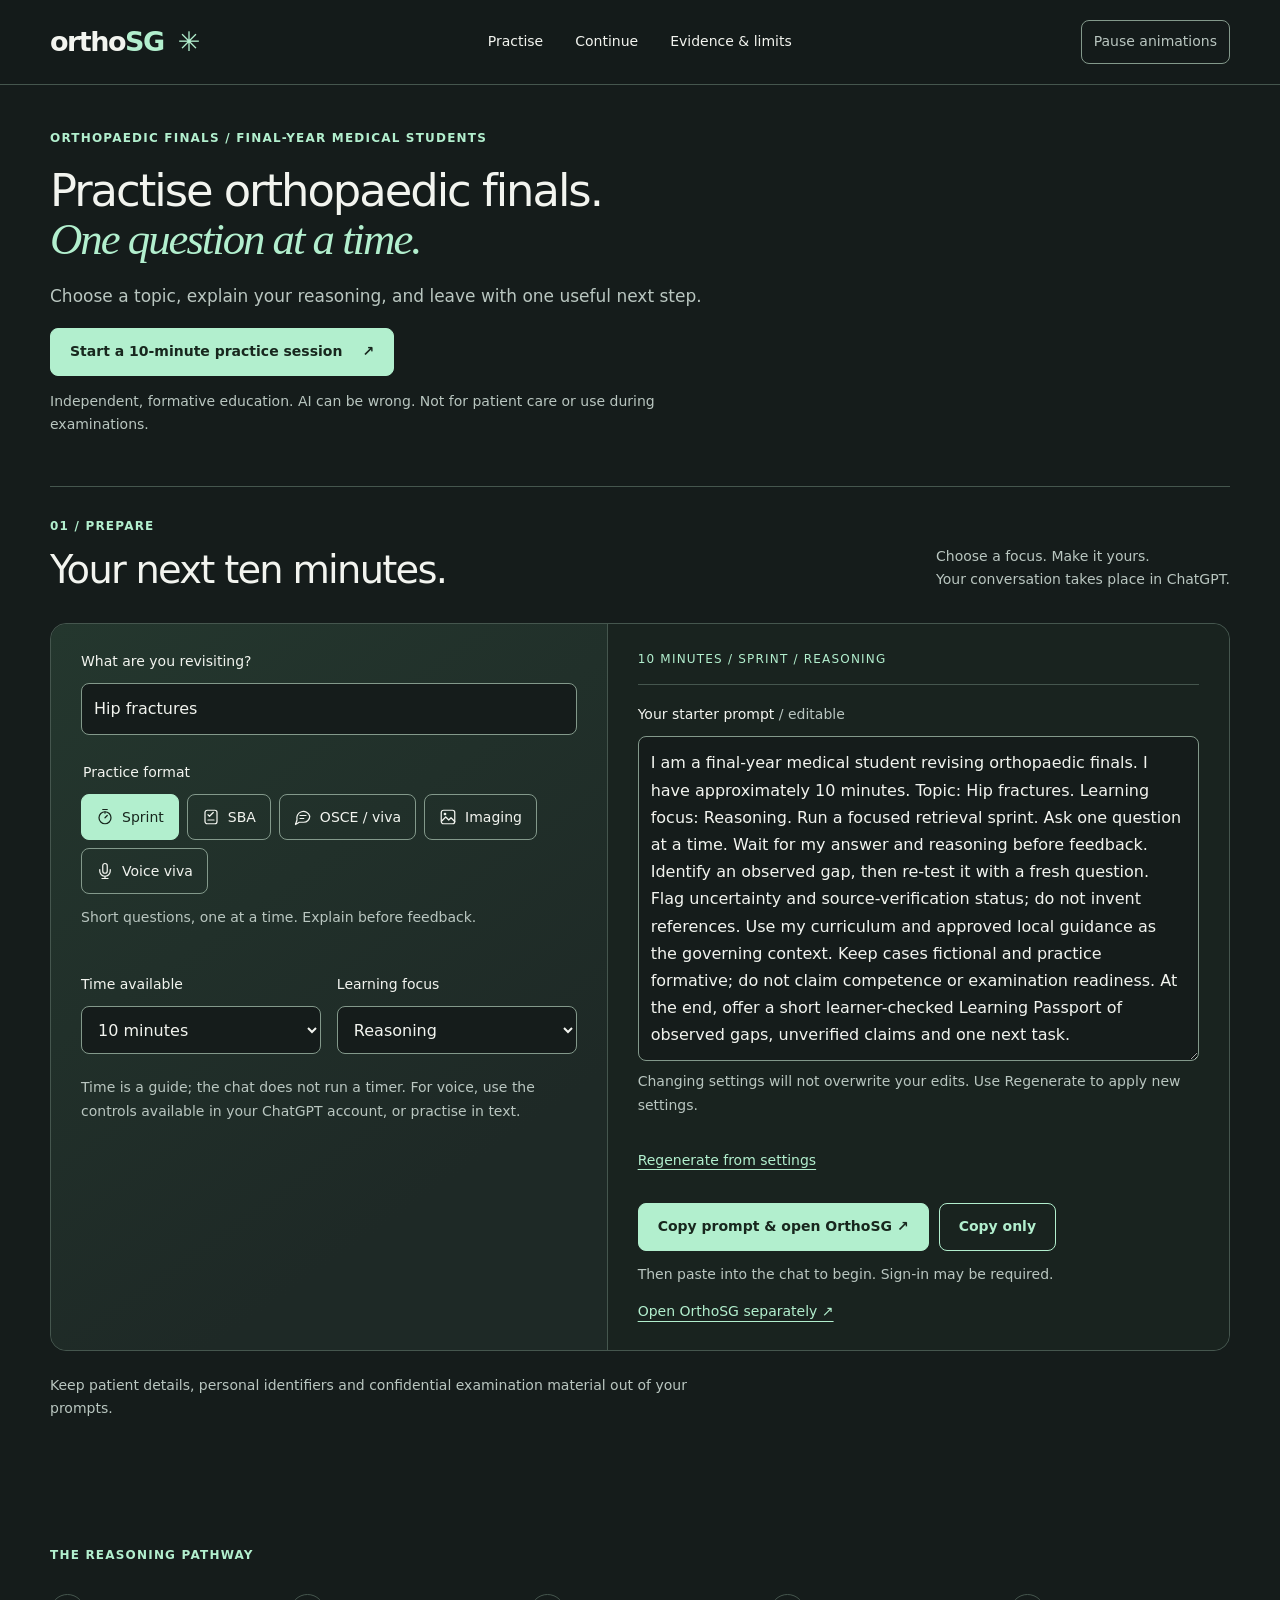
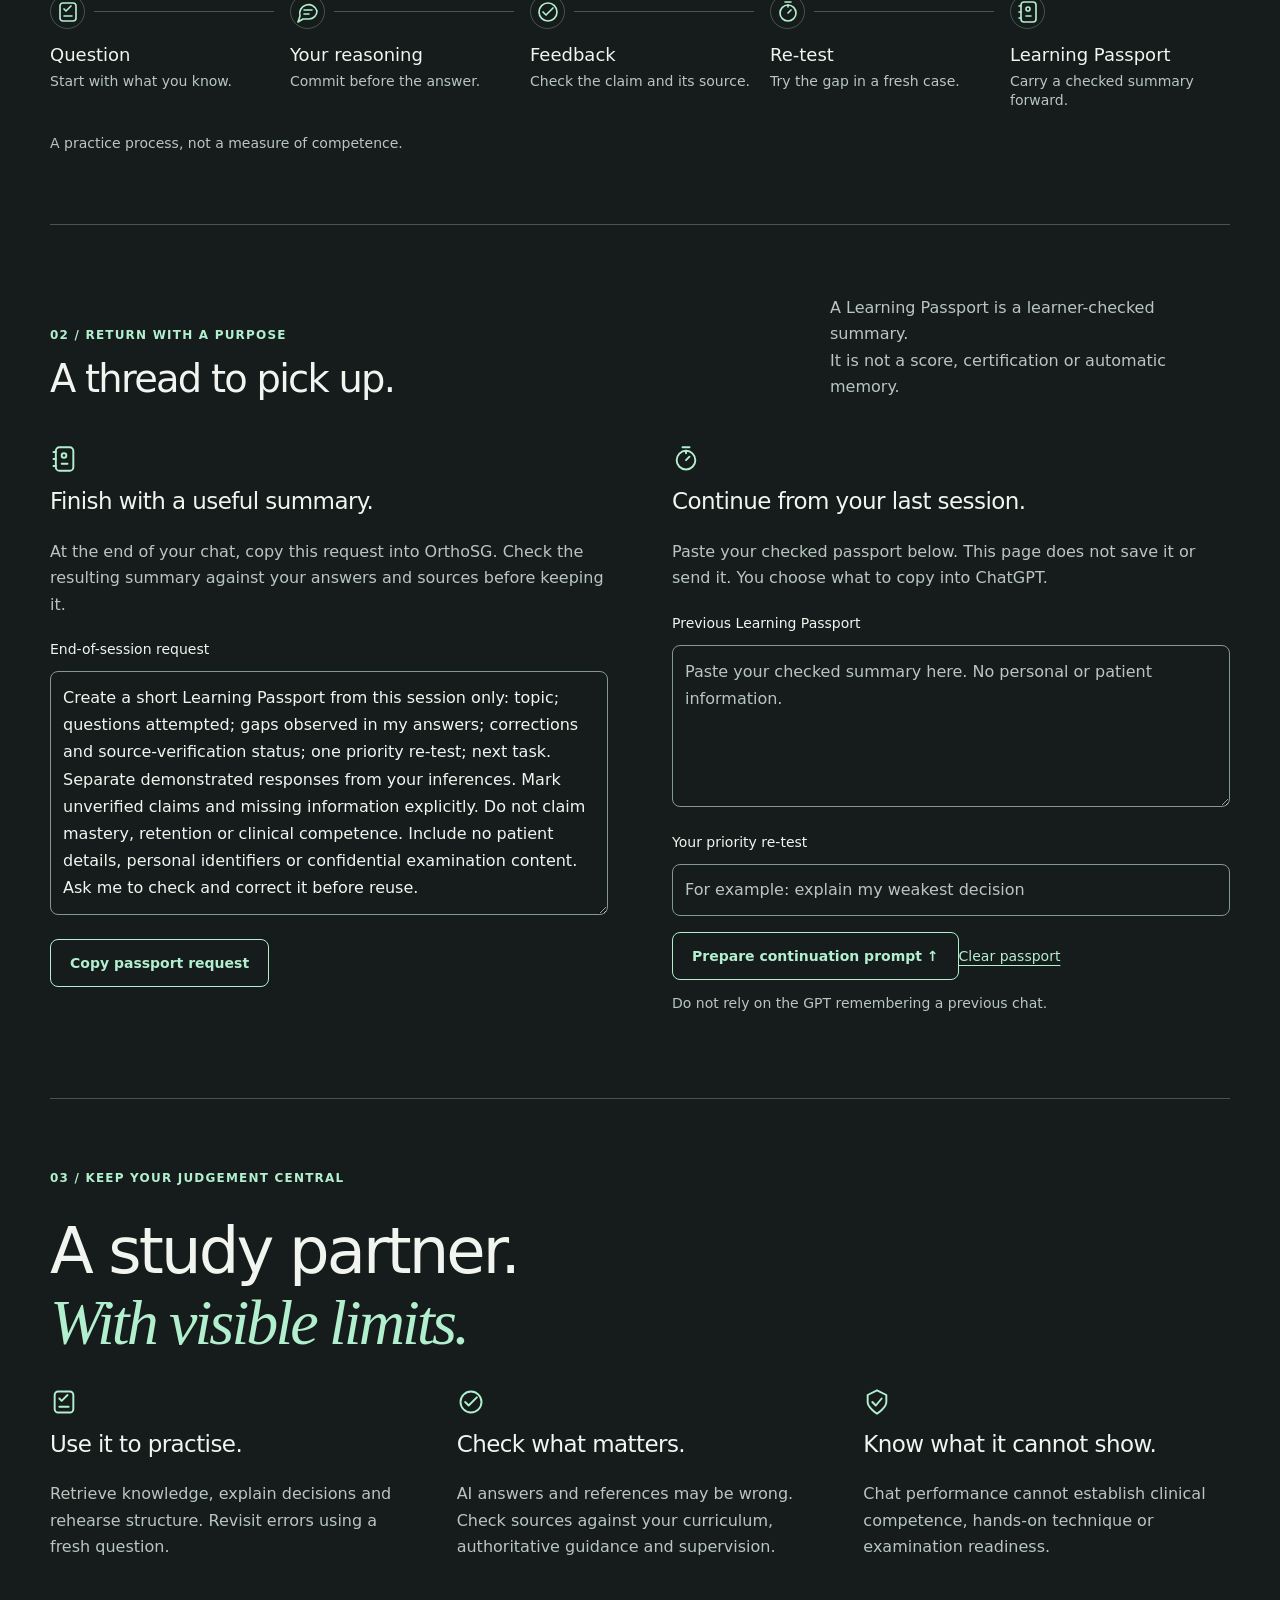
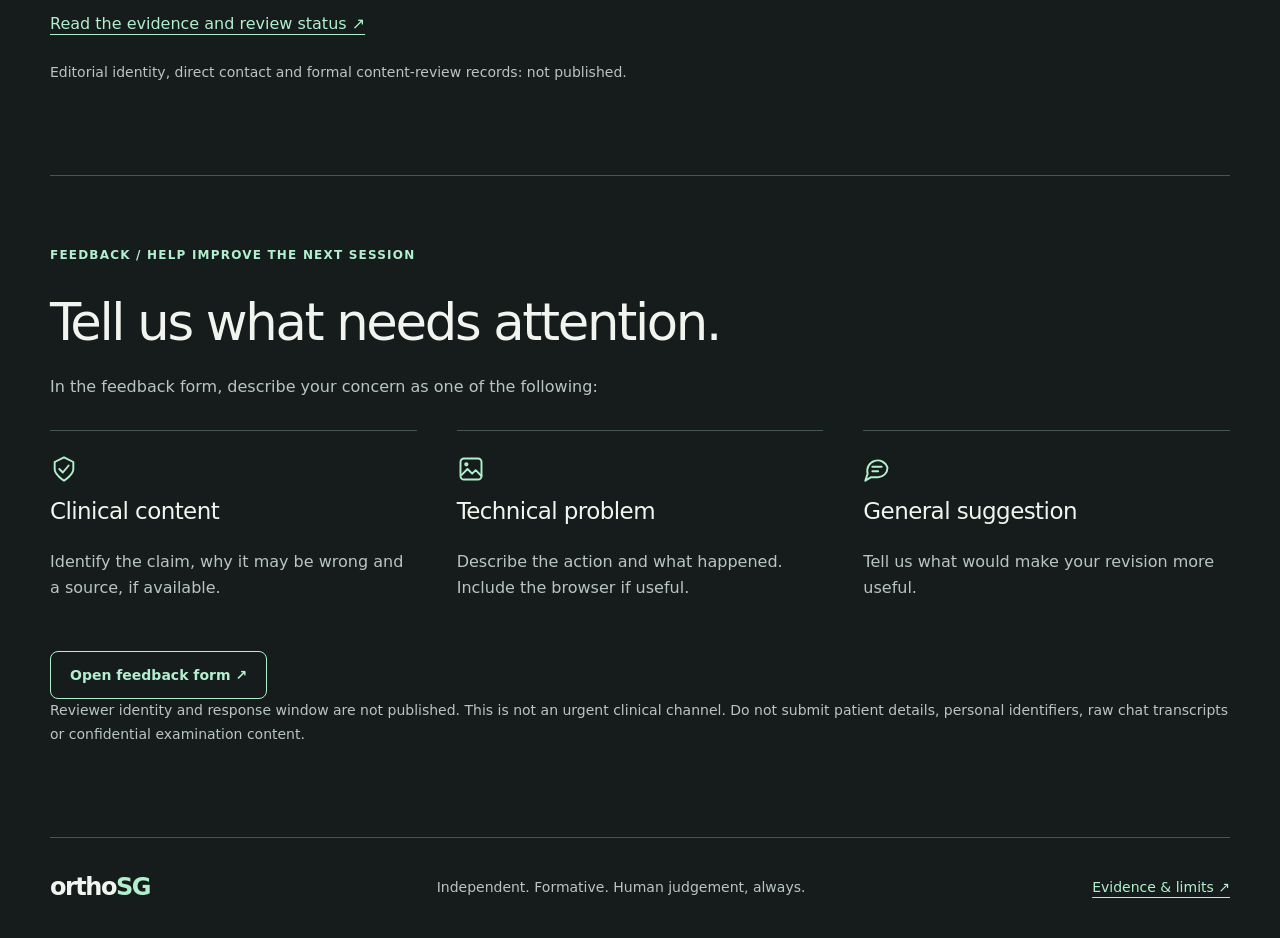
<file: index.html>
<!doctype html>
<html lang="en-GB">
  <head><meta charset="utf-8"><meta name="viewport" content="width=device-width,initial-scale=1"><title>OrthoSG — One question at a time.</title><meta name="description" content="A focused orthopaedic finals revision launchpad for final-year medical students."><meta name="theme-color" content="#f5f5f7"><link rel="icon" href="favicon.svg" type="image/svg+xml"><link rel="canonical" href="https://orthosg.github.io/"><meta property="og:title" content="OrthoSG — One question at a time."><meta property="og:description" content="A focused orthopaedic finals revision launchpad for final-year medical students."><meta property="og:type" content="website"><meta property="og:url" content="https://orthosg.github.io/"><meta property="og:image" content="https://orthosg.github.io/og.png"><link rel="stylesheet" href="styles.css"></head>
  <body><a class="skip" href="#main">Skip to content</a>
    <header>
      <nav class="wrap" aria-label="Main navigation"><a class="brand" href="index.html">ortho<span>SG</span><span aria-hidden="true">✳</span></a>
        <div class="nav-links"><a href="index.html#practise">Practise</a><a href="index.html#passport">Continue</a><a href="about.html">Evidence &amp; limits</a></div>
        <button id="motion-toggle" class="motion-toggle" type="button" aria-pressed="false" hidden>Pause animations</button></nav>
    </header>
    <main id="main">
      <section class="hero wrap">
        <div>
          <p class="eyebrow">ORTHOPAEDIC FINALS / FINAL-YEAR MEDICAL STUDENTS</p>
          <h1>Practise orthopaedic finals.<br><em>One question at a time.</em></h1>
          <p class="intro">Choose a topic, explain your reasoning, and leave with one useful next step.</p>
          <a class="button" href="#practise">Start a 10-minute practice session <span aria-hidden="true">↗</span></a>
          <p class="safety">Independent, formative education. AI can be wrong. <br>Not for patient care or use during examinations.</p>
        </div>
      </section>
      <section class="section wrap" id="practise">
        <div class="section-title">
          <div>
            <p class="eyebrow">01 / PREPARE</p>
            <h2>Your next ten minutes.</h2>
          </div>
          <p>Choose a focus. Make it yours.<br>Your conversation takes place in ChatGPT.</p>
        </div>
        <div class="launcher">
          <div class="controls"><label for="topic">What are you revisiting?</label><input id="topic" maxlength="2000" value="Hip fractures" autocomplete="off" list="topic-options"><datalist id="topic-options"><option value="Hip fractures"><option value="Paediatric limp"><option value="Acute compartment syndrome"><option value="Knee examination"><option value="Back pain"><option value="Distal radius fractures"></datalist>
            <fieldset><legend>Practice format</legend>
              <div class="modes"><label><input type="radio" name="mode" value="sprint" checked><span><svg class="icon" viewBox="0 0 24 24" fill="none" stroke="currentColor" stroke-width="1.65" stroke-linecap="round" stroke-linejoin="round" aria-hidden="true" focusable="false"><circle cx="12" cy="13" r="8"/><path d="M9 2h6m-3 3v2m0 6 3-3"/></svg>Sprint</span></label><label><input type="radio" name="mode" value="sba" ><span><svg class="icon" viewBox="0 0 24 24" fill="none" stroke="currentColor" stroke-width="1.65" stroke-linecap="round" stroke-linejoin="round" aria-hidden="true" focusable="false"><rect x="4" y="3" width="16" height="18" rx="3"/><path d="m8 9 2 2 5-5M8 16h8"/></svg>SBA</span></label><label><input type="radio" name="mode" value="osce" ><span><svg class="icon" viewBox="0 0 24 24" fill="none" stroke="currentColor" stroke-width="1.65" stroke-linecap="round" stroke-linejoin="round" aria-hidden="true" focusable="false"><path d="M21 11a8 8 0 0 1-8 8H7l-5 3 2-6a8 8 0 1 1 17-5Z"/><path d="M8 10h8m-8 4h5"/></svg>OSCE / viva</span></label><label><input type="radio" name="mode" value="imaging" ><span><svg class="icon" viewBox="0 0 24 24" fill="none" stroke="currentColor" stroke-width="1.65" stroke-linecap="round" stroke-linejoin="round" aria-hidden="true" focusable="false"><rect x="3" y="3" width="18" height="18" rx="3"/><circle cx="8" cy="8" r="1"/><path d="m4 17 5-5 4 4 3-3 5 5"/></svg>Imaging</span></label><label><input type="radio" name="mode" value="voice" ><span><svg class="icon" viewBox="0 0 24 24" fill="none" stroke="currentColor" stroke-width="1.65" stroke-linecap="round" stroke-linejoin="round" aria-hidden="true" focusable="false"><rect x="9" y="2" width="6" height="13" rx="3"/><path d="M5 10v2a7 7 0 0 0 14 0v-2m-7 9v3m-4 0h8"/></svg>Voice viva</span></label></div>
              <p id="mode-hint" class="micro mode-hint" aria-live="polite">Short questions, one at a time. Explain before feedback.</p>
            </fieldset>
            <div class="two">
              <div><label for="duration">Time available</label><select id="duration"><option value="5">5 minutes</option><option value="10" selected>10 minutes</option><option value="20">20 minutes</option></select></div>
              <div><label for="focus">Learning focus</label><select id="focus"><option>Recall</option><option selected>Reasoning</option><option>Structure</option><option>Weak-area repair</option></select></div>
            </div>
            <p class="micro">Time is a guide; the chat does not run a timer. For voice, use the controls available in your ChatGPT account, or practise in text.</p>
          </div>
          <div class="prompt-panel">
            <p class="session-label" id="session-summary">10 minutes / Sprint / Reasoning</p>
            <label for="prompt">Your starter prompt <span class="micro">/ editable</span></label><textarea id="prompt" rows="11">I am a final-year medical student revising orthopaedic finals. Run a 10-minute sprint on hip fractures. Ask one question at a time and wait for my reasoning before feedback. Re-test a gap with a fresh question. Flag uncertainty and do not invent references. This is formative practice, not a competence assessment.</textarea>
            <p class="micro">Changing settings will not overwrite your edits. Use Regenerate to apply new settings.</p>
            <button class="text-button" id="regenerate" type="button" disabled>Regenerate from settings</button>
            <div class="actions"><button class="button" id="launch" type="button" disabled>Copy prompt &amp; open OrthoSG ↗</button><button class="secondary" id="copy" type="button" disabled>Copy only</button></div>
            <p id="status" role="status">Then paste into the chat to begin. Sign-in may be required.</p>
            <a id="open-chat" href="https://chatgpt.com/g/g-693972e764f481918076f012c25b08e0-ortho-exams-revision-assistant-for-final-year-v7-1" target="_blank" rel="noopener noreferrer">Open OrthoSG separately ↗</a>
            <noscript>
              <p>JavaScript is off. Select and copy the starter above, open OrthoSG and adjust the topic in the chat. Passport tools need JavaScript.</p>
            </noscript>
          </div>
        </div>
        <p class="safety">Keep patient details, personal identifiers and confidential examination material out of your prompts.</p>
      </section>
      <section class="learning-flow wrap" aria-label="How learning works">
        <aside class="pathway" aria-label="Your practice journey">
          <p class="eyebrow">THE REASONING PATHWAY</p>
          <ol>
            <li><span><svg class="icon" viewBox="0 0 24 24" fill="none" stroke="currentColor" stroke-width="1.65" stroke-linecap="round" stroke-linejoin="round" aria-hidden="true" focusable="false"><rect x="4" y="3" width="16" height="18" rx="3"/><path d="m8 9 2 2 5-5M8 16h8"/></svg></span>
              <div>Question<small>Start with what you know.</small></div>
            </li>
            <li><span><svg class="icon" viewBox="0 0 24 24" fill="none" stroke="currentColor" stroke-width="1.65" stroke-linecap="round" stroke-linejoin="round" aria-hidden="true" focusable="false"><path d="M21 11a8 8 0 0 1-8 8H7l-5 3 2-6a8 8 0 1 1 17-5Z"/><path d="M8 10h8m-8 4h5"/></svg></span>
              <div>Your reasoning<small>Commit before the answer.</small></div>
            </li>
            <li><span><svg class="icon" viewBox="0 0 24 24" fill="none" stroke="currentColor" stroke-width="1.65" stroke-linecap="round" stroke-linejoin="round" aria-hidden="true" focusable="false"><circle cx="12" cy="12" r="9"/><path d="m7 12 3 3 7-7"/></svg></span>
              <div>Feedback<small>Check the claim and its source.</small></div>
            </li>
            <li><span><svg class="icon" viewBox="0 0 24 24" fill="none" stroke="currentColor" stroke-width="1.65" stroke-linecap="round" stroke-linejoin="round" aria-hidden="true" focusable="false"><circle cx="12" cy="13" r="8"/><path d="M9 2h6m-3 3v2m0 6 3-3"/></svg></span>
              <div>Re-test<small>Try the gap in a fresh case.</small></div>
            </li>
            <li><span><svg class="icon" viewBox="0 0 24 24" fill="none" stroke="currentColor" stroke-width="1.65" stroke-linecap="round" stroke-linejoin="round" aria-hidden="true" focusable="false"><rect x="5" y="2" width="15" height="20" rx="3"/><path d="M5 6H3m2 6H3m2 6H3m7-2h5"/><circle cx="12" cy="9" r="2"/></svg></span>
              <div>Learning Passport<small>Carry a checked summary forward.</small></div>
            </li>
          </ol>
          <p class="micro">A practice process, not a measure of competence.</p>
        </aside>
      </section>
      <section class="section wrap" id="passport">
        <div class="section-title">
          <div>
            <p class="eyebrow">02 / RETURN WITH A PURPOSE</p>
            <h2>A thread to pick up.</h2>
          </div>
          <p>A Learning Passport is a learner-checked summary.<br>It is not a score, certification or automatic memory.</p>
        </div>
        <div class="passport-grid">
          <article><svg class="icon" viewBox="0 0 24 24" fill="none" stroke="currentColor" stroke-width="1.65" stroke-linecap="round" stroke-linejoin="round" aria-hidden="true" focusable="false"><rect x="5" y="2" width="15" height="20" rx="3"/><path d="M5 6H3m2 6H3m2 6H3m7-2h5"/><circle cx="12" cy="9" r="2"/></svg>
            <h3>Finish with a useful summary.</h3>
            <p>At the end of your chat, copy this request into OrthoSG. Check the resulting summary against your answers and sources before keeping it.</p>
            <label for="passport-request">End-of-session request</label><textarea id="passport-request" rows="8" readonly>Create a short Learning Passport from this session only: topic; questions attempted; gaps observed in my answers; corrections and source-verification status; one priority re-test; next task. Separate demonstrated responses from your inferences. Mark unverified claims and missing information explicitly. Do not claim mastery, retention or clinical competence. Include no patient details, personal identifiers or confidential examination content. Ask me to check and correct it before reuse.</textarea><button class="secondary" id="copy-passport" type="button" disabled>Copy passport request</button>
            <p id="passport-status" role="status"></p>
          </article>
          <article><svg class="icon" viewBox="0 0 24 24" fill="none" stroke="currentColor" stroke-width="1.65" stroke-linecap="round" stroke-linejoin="round" aria-hidden="true" focusable="false"><circle cx="12" cy="13" r="8"/><path d="M9 2h6m-3 3v2m0 6 3-3"/></svg>
            <h3>Continue from your last session.</h3>
            <p>Paste your checked passport below. This page does not save it or send it. You choose what to copy into ChatGPT.</p>
            <label for="previous">Previous Learning Passport</label><textarea id="previous" rows="5" maxlength="8000" placeholder="Paste your checked summary here. No personal or patient information."></textarea><label for="retest">Your priority re-test</label><input id="retest" maxlength="500" placeholder="For example: explain my weakest decision"><button class="secondary" id="resume" type="button" disabled>Prepare continuation prompt ↑</button><button class="text-button" id="clear-passport" type="button" disabled>Clear passport</button>
            <p id="resume-status" role="status">Do not rely on the GPT remembering a previous chat.</p>
          </article>
        </div>
      </section>
      <section class="section wrap trust">
        <p class="eyebrow">03 / KEEP YOUR JUDGEMENT CENTRAL</p>
        <h2>A study partner.<br><em>With visible limits.</em></h2>
        <div class="three">
          <article><svg class="icon" viewBox="0 0 24 24" fill="none" stroke="currentColor" stroke-width="1.65" stroke-linecap="round" stroke-linejoin="round" aria-hidden="true" focusable="false"><rect x="4" y="3" width="16" height="18" rx="3"/><path d="m8 9 2 2 5-5M8 16h8"/></svg>
            <h3>Use it to practise.</h3>
            <p>Retrieve knowledge, explain decisions and rehearse structure. Revisit errors using a fresh question.</p>
          </article>
          <article><svg class="icon" viewBox="0 0 24 24" fill="none" stroke="currentColor" stroke-width="1.65" stroke-linecap="round" stroke-linejoin="round" aria-hidden="true" focusable="false"><circle cx="12" cy="12" r="9"/><path d="m7 12 3 3 7-7"/></svg>
            <h3>Check what matters.</h3>
            <p>AI answers and references may be wrong. Check sources against your curriculum, authoritative guidance and supervision.</p>
          </article>
          <article><svg class="icon" viewBox="0 0 24 24" fill="none" stroke="currentColor" stroke-width="1.65" stroke-linecap="round" stroke-linejoin="round" aria-hidden="true" focusable="false"><path d="m12 2 8 4v6c0 5-8 10-8 10S4 17 4 12V6Z"/><path d="m8 12 3 3 5-6"/></svg>
            <h3>Know what it cannot show.</h3>
            <p>Chat performance cannot establish clinical competence, hands-on technique or examination readiness.</p>
          </article>
        </div>
        <a href="about.html">Read the evidence and review status ↗</a>
        <p class="micro">Editorial identity, direct contact and formal content-review records: not published.</p>
      </section>
      <section class="section wrap" id="feedback">
        <p class="eyebrow">FEEDBACK / HELP IMPROVE THE NEXT SESSION</p>
        <h2>Tell us what needs attention.</h2>
        <p>In the feedback form, describe your concern as one of the following:</p>
        <div class="three reporting">
          <article><svg class="icon" viewBox="0 0 24 24" fill="none" stroke="currentColor" stroke-width="1.65" stroke-linecap="round" stroke-linejoin="round" aria-hidden="true" focusable="false"><path d="m12 2 8 4v6c0 5-8 10-8 10S4 17 4 12V6Z"/><path d="m8 12 3 3 5-6"/></svg>
            <h3>Clinical content</h3>
            <p>Identify the claim, why it may be wrong and a source, if available.</p>
          </article>
          <article><svg class="icon" viewBox="0 0 24 24" fill="none" stroke="currentColor" stroke-width="1.65" stroke-linecap="round" stroke-linejoin="round" aria-hidden="true" focusable="false"><rect x="3" y="3" width="18" height="18" rx="3"/><circle cx="8" cy="8" r="1"/><path d="m4 17 5-5 4 4 3-3 5 5"/></svg>
            <h3>Technical problem</h3>
            <p>Describe the action and what happened. Include the browser if useful.</p>
          </article>
          <article><svg class="icon" viewBox="0 0 24 24" fill="none" stroke="currentColor" stroke-width="1.65" stroke-linecap="round" stroke-linejoin="round" aria-hidden="true" focusable="false"><path d="M21 11a8 8 0 0 1-8 8H7l-5 3 2-6a8 8 0 1 1 17-5Z"/><path d="M8 10h8m-8 4h5"/></svg>
            <h3>General suggestion</h3>
            <p>Tell us what would make your revision more useful.</p>
          </article>
        </div>
        <a class="secondary" href="https://forms.gle/eQ61Pxj2G6DMyGLh9" target="_blank" rel="noopener noreferrer">Open feedback form ↗</a>
        <p class="micro">Reviewer identity and response window are not published. This is not an urgent clinical channel. Do not submit patient details, personal identifiers, raw chat transcripts or confidential examination content.</p>
      </section>
    </main>
    <footer class="wrap"><a class="brand" href="index.html">ortho<span>SG</span></a>
      <p>Independent. Formative. Human judgement, always.</p>
      <a href="about.html">Evidence &amp; limits ↗</a></footer>
    <script src="starter.js" defer></script><script src="motion.js" defer></script></body>
</html>
</file>
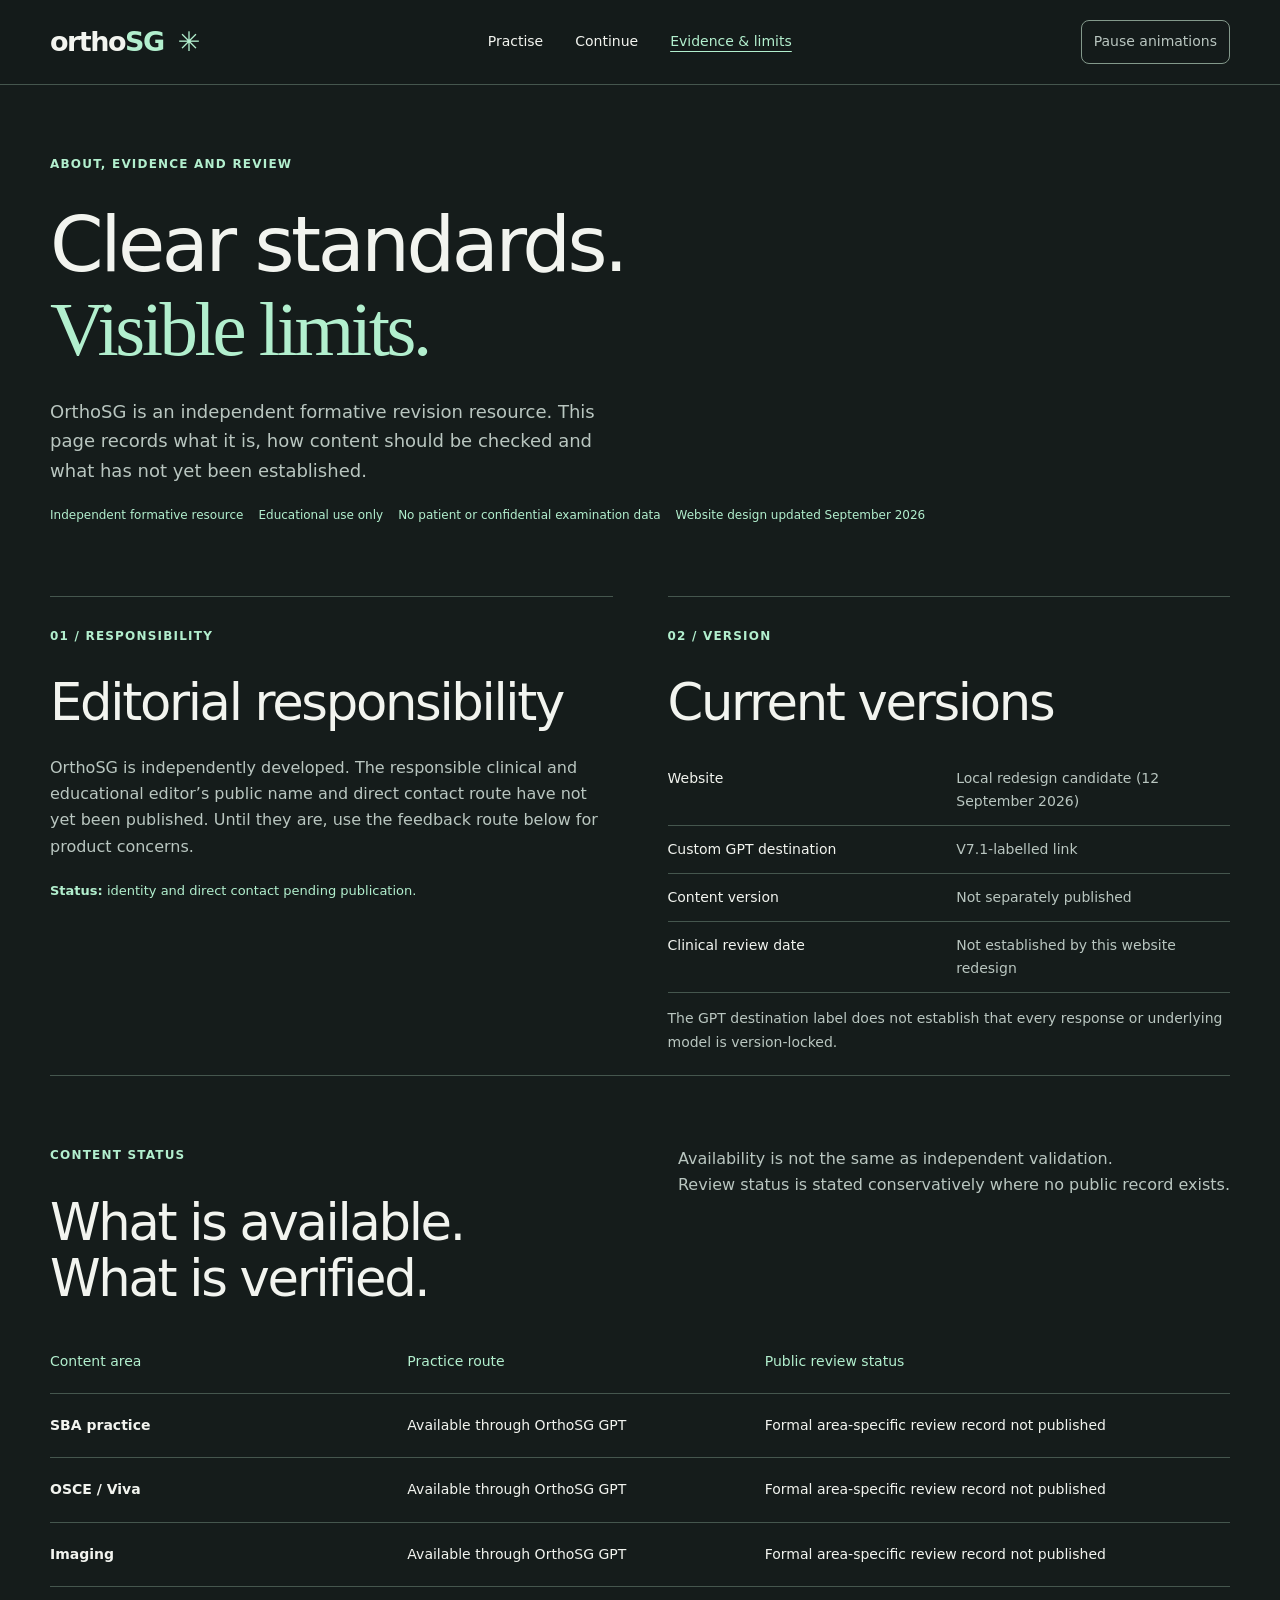
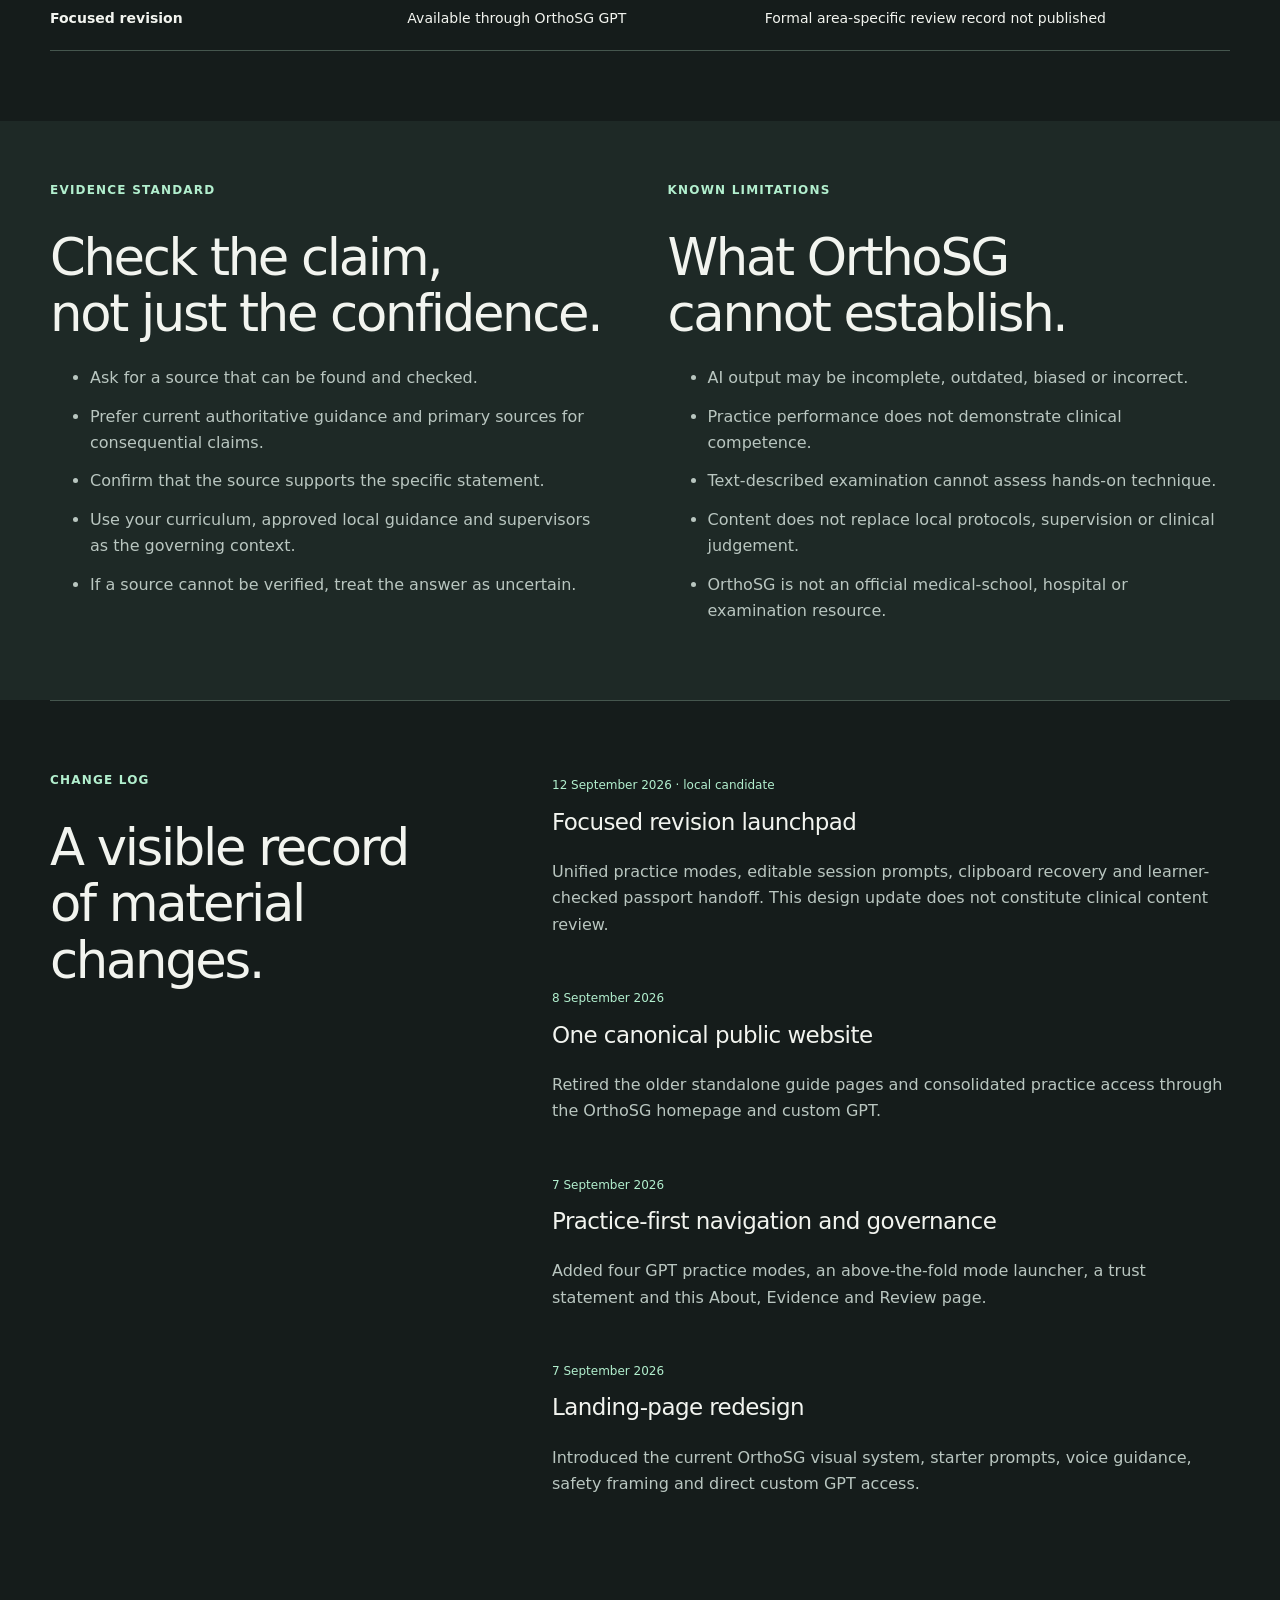
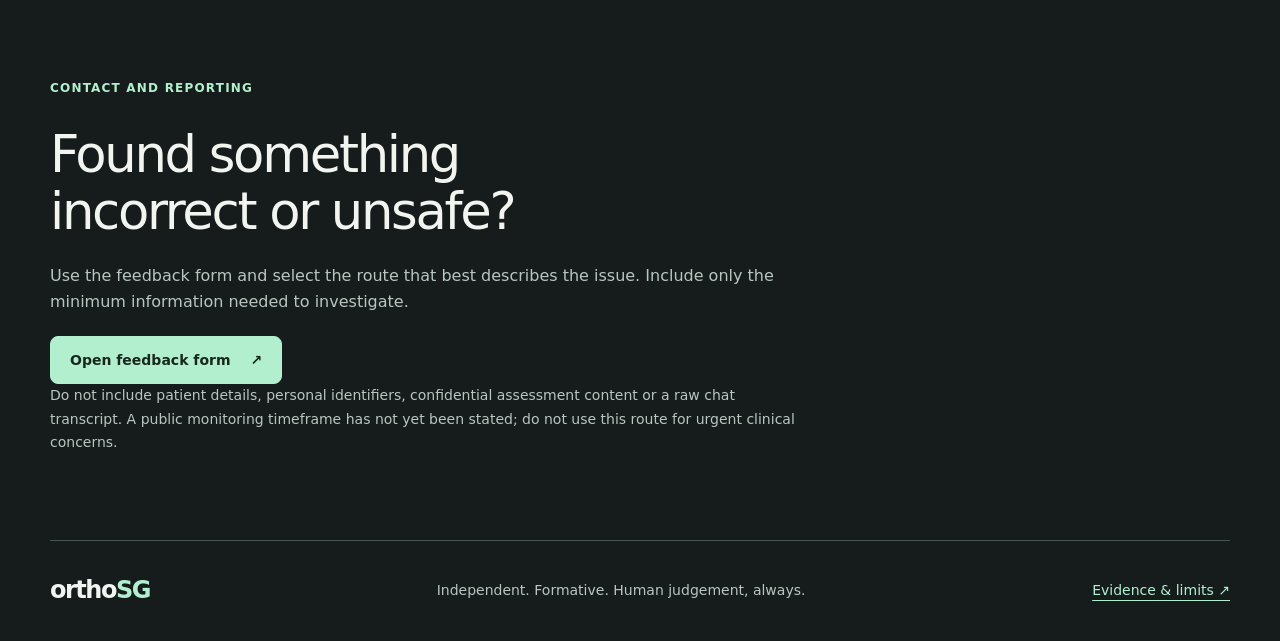
<file: about.html>
<!doctype html>
<html lang="en-GB">
<head>
  <meta charset="utf-8"><meta name="viewport" content="width=device-width,initial-scale=1">
  <title>About, evidence and review — OrthoSG</title>
  <meta name="description" content="How OrthoSG is governed, reviewed and updated, including evidence standards, content status and known limitations.">
  <meta name="theme-color" content="#f5f5f7"><link rel="icon" href="favicon.svg" type="image/svg+xml"><link rel="canonical" href="https://orthosg.github.io/about.html"><link rel="stylesheet" href="styles.css">
</head>
<body>
<a class="skip" href="#main">Skip to content</a>
<header><nav class="wrap" aria-label="Main navigation"><a class="brand" href="index.html">ortho<span>SG</span><span aria-hidden="true">✳</span></a><div class="nav-links"><a href="index.html#practise">Practise</a><a href="index.html#passport">Continue</a><a href="about.html" aria-current="page">Evidence &amp; limits</a></div><button id="motion-toggle" class="motion-toggle" type="button" aria-pressed="false" hidden>Pause animations</button></nav></header>
<main id="main" class="about-main">
  <section class="about-hero wrap"><p class="eyebrow"><span class="dot"></span> ABOUT, EVIDENCE AND REVIEW</p><h1>Clear standards.<br><span class="gradient">Visible limits.</span></h1><p class="intro">OrthoSG is an independent formative revision resource. This page records what it is, how content should be checked and what has not yet been established.</p><div class="trust-strip" aria-label="OrthoSG trust statement"><span>Independent formative resource</span><span>Educational use only</span><span>No patient or confidential examination data</span><span>Website design updated September 2026</span></div></section>
  <section class="about-grid wrap" aria-label="OrthoSG governance summary">
    <article><span class="number">01 / RESPONSIBILITY</span><h2>Editorial responsibility</h2><p>OrthoSG is independently developed. The responsible clinical and educational editor’s public name and direct contact route have not yet been published. Until they are, use the feedback route below for product concerns.</p><p class="status-note"><strong>Status:</strong> identity and direct contact pending publication.</p></article>
    <article><span class="number">02 / VERSION</span><h2>Current versions</h2><dl><div><dt>Website</dt><dd>Local redesign candidate (12 September 2026)</dd></div><div><dt>Custom GPT destination</dt><dd>V7.1-labelled link</dd></div><div><dt>Content version</dt><dd>Not separately published</dd></div><div><dt>Clinical review date</dt><dd>Not established by this website redesign</dd></div></dl><p class="micro">The GPT destination label does not establish that every response or underlying model is version-locked.</p></article>
  </section>
  <section class="section wrap review-section"><div class="section-head"><div><p class="eyebrow">CONTENT STATUS</p><h2>What is available.<br>What is verified.</h2></div><p>Availability is not the same as independent validation.<br>Review status is stated conservatively where no public record exists.</p></div><div class="review-table" role="table" aria-label="Content-area review status"><div class="review-row review-head" role="row"><span role="columnheader">Content area</span><span role="columnheader">Practice route</span><span role="columnheader">Public review status</span></div><div class="review-row" role="row"><strong role="cell">SBA practice</strong><span role="cell">Available through OrthoSG GPT</span><span role="cell">Formal area-specific review record not published</span></div><div class="review-row" role="row"><strong role="cell">OSCE / Viva</strong><span role="cell">Available through OrthoSG GPT</span><span role="cell">Formal area-specific review record not published</span></div><div class="review-row" role="row"><strong role="cell">Imaging</strong><span role="cell">Available through OrthoSG GPT</span><span role="cell">Formal area-specific review record not published</span></div><div class="review-row" role="row"><strong role="cell">Focused revision</strong><span role="cell">Available through OrthoSG GPT</span><span role="cell">Formal area-specific review record not published</span></div></div></section>
  <section class="principles-section"><div class="wrap principles-grid"><article><p class="eyebrow">EVIDENCE STANDARD</p><h2>Check the claim,<br>not just the confidence.</h2><ul><li>Ask for a source that can be found and checked.</li><li>Prefer current authoritative guidance and primary sources for consequential claims.</li><li>Confirm that the source supports the specific statement.</li><li>Use your curriculum, approved local guidance and supervisors as the governing context.</li><li>If a source cannot be verified, treat the answer as uncertain.</li></ul></article><article><p class="eyebrow">KNOWN LIMITATIONS</p><h2>What OrthoSG<br>cannot establish.</h2><ul><li>AI output may be incomplete, outdated, biased or incorrect.</li><li>Practice performance does not demonstrate clinical competence.</li><li>Text-described examination cannot assess hands-on technique.</li><li>Content does not replace local protocols, supervision or clinical judgement.</li><li>OrthoSG is not an official medical-school, hospital or examination resource.</li></ul></article></div></section>
  <section class="section wrap change-section"><div><p class="eyebrow">CHANGE LOG</p><h2>A visible record<br>of material changes.</h2></div><div class="timeline"><article><time datetime="2026-09-12">12 September 2026 · local candidate</time><h3>Focused revision launchpad</h3><p>Unified practice modes, editable session prompts, clipboard recovery and learner-checked passport handoff. This design update does not constitute clinical content review.</p></article><article><time datetime="2026-09-08">8 September 2026</time><h3>One canonical public website</h3><p>Retired the older standalone guide pages and consolidated practice access through the OrthoSG homepage and custom GPT.</p></article><article><time datetime="2026-09-07">7 September 2026</time><h3>Practice-first navigation and governance</h3><p>Added four GPT practice modes, an above-the-fold mode launcher, a trust statement and this About, Evidence and Review page.</p></article><article><time datetime="2026-09-07">7 September 2026</time><h3>Landing-page redesign</h3><p>Introduced the current OrthoSG visual system, starter prompts, voice guidance, safety framing and direct custom GPT access.</p></article></div></section>
  <section class="feedback wrap"><p class="eyebrow">CONTACT AND REPORTING</p><h2>Found something<br>incorrect or unsafe?</h2><p>Use the feedback form and select the route that best describes the issue. Include only the minimum information needed to investigate.</p><a class="button" href="https://forms.gle/eQ61Pxj2G6DMyGLh9">Open feedback form <span aria-hidden="true">↗</span></a><p class="micro">Do not include patient details, personal identifiers, confidential assessment content or a raw chat transcript. A public monitoring timeframe has not yet been stated; do not use this route for urgent clinical concerns.</p></section>
</main>
<footer class="wrap"><a class="brand" href="index.html">ortho<span>SG</span></a><p>Independent. Formative. Human judgement, always.</p><a href="about.html">Evidence &amp; limits ↗</a></footer>
<script src="motion.js" defer></script></body></html>
</file>
<file: styles.css>
:root{color-scheme:dark;--bg:#151c1b;--panel:#1e2926;--text:#f2f4ef;--muted:#b9c6c0;--mint:#b2efce;--line:#45564e}*{box-sizing:border-box}html{scroll-behavior:smooth;scroll-padding-top:100px}body{margin:0;background:var(--bg);color:var(--text);font:16px/1.65 system-ui,-apple-system,"Segoe UI",sans-serif}a{color:var(--mint);text-underline-offset:5px}button,input,select,textarea{font:inherit}button,a,input,select,textarea,summary{-webkit-tap-highlight-color:transparent}button{cursor:pointer}button:disabled{opacity:.5;cursor:default}a:focus-visible,button:focus-visible,input:focus-visible,select:focus-visible,textarea:focus-visible,summary:focus-visible{outline:3px solid var(--mint);outline-offset:5px}p{color:var(--muted);margin:0 0 20px}h1,h2,h3{line-height:1.1;letter-spacing:-.045em;font-weight:500;margin:0 0 24px}h1{font-size:clamp(48px,5.7vw,84px)}h2{font-size:clamp(36px,4vw,54px)}h3{font-size:23px;letter-spacing:-.025em}em,.gradient{font-family:Georgia,serif;font-weight:400;color:var(--mint)}.wrap{width:min(1180px,calc(100% - 80px));margin-inline:auto}header{position:sticky;top:0;z-index:5;background:#151c1bf5;border-bottom:1px solid var(--line)}nav{display:flex;justify-content:space-between;align-items:center;min-height:84px;gap:24px}.brand{font-size:27px;font-weight:650;letter-spacing:-1.5px;text-decoration:none;color:var(--text);white-space:nowrap}.brand span{color:var(--mint)}.brand span+span{margin-left:14px}.nav-links{display:flex;gap:32px}.nav-links a{font-size:14px;color:var(--text);text-decoration:none;padding:12px 0}.nav-links a:hover{text-decoration:underline}.skip{position:fixed;top:-100px;left:20px;padding:12px;background:var(--mint);color:var(--bg);z-index:10}.skip:focus{top:10px}.hero{display:grid;grid-template-columns:1.35fr 1fr;gap:70px;padding-block:88px 80px;align-items:center}.eyebrow,.number{font-size:11px;letter-spacing:.15em;font-weight:650;color:var(--mint);margin-bottom:28px;display:block}.intro{font-size:18px;max-width:560px}.button,.secondary{display:inline-flex;align-items:center;justify-content:center;gap:20px;min-height:48px;border-radius:6px;padding:12px 19px;text-decoration:none;line-height:1.45;font-size:14px;font-weight:650;border:1px solid var(--mint)}.button{background:var(--mint);color:#18271e}.button:hover{background:#cff8df}.secondary{background:transparent;color:var(--mint)}.secondary:hover{background:var(--panel)}.safety{font-size:12px;margin-top:23px;max-width:690px}.pathway{padding:30px 0 25px 38px;border-left:1px solid var(--line)}.pathway ol{list-style:none;margin:0;padding:0}.pathway li{display:flex;gap:25px;position:relative;padding:0 0 28px}.pathway li>span{border:1px solid var(--line);border-radius:50%;width:35px;height:35px;display:grid;place-items:center;font-size:11px;color:var(--mint);background:var(--bg);z-index:1;flex-shrink:0}.pathway li:not(:last-child):after{content:"";position:absolute;left:17px;top:35px;height:calc(100% - 35px);width:1px;background:var(--line)}.pathway li div{font-size:21px;line-height:1.35}.pathway small{display:block;font-size:13px;color:var(--muted);margin-top:5px}.micro{font-size:12px;line-height:1.7;color:var(--muted)}.section{padding-block:70px;border-top:1px solid var(--line)}.section-title{display:flex;justify-content:space-between;gap:35px;align-items:end;margin-bottom:25px}.section-title p{max-width:400px}.section-title h2{margin-bottom:20px}.launcher{background:var(--panel);border:1px solid var(--line);border-radius:12px;display:grid;grid-template-columns:1fr 1.12fr;overflow:hidden}.controls,.prompt-panel{padding:32px;min-width:0}.prompt-panel{border-left:1px solid var(--line)}label,legend{display:block;font-size:14px;margin-bottom:10px;color:var(--text)}input,select,textarea{width:100%;background:var(--bg);color:var(--text);border:1px solid #66796d;border-radius:5px;padding:12px;min-height:48px}textarea{resize:vertical;font-size:14px;line-height:1.7}input::placeholder,textarea::placeholder{color:var(--muted)}fieldset{padding:0;border:0;margin:26px 0}.modes{display:flex;flex-wrap:wrap;gap:8px}.modes label{margin:0;position:relative}.modes input{position:absolute;opacity:0;width:1px;height:1px;min-height:0}.modes span{display:block;border:1px solid #66796d;padding:10px 14px;border-radius:5px;min-height:46px}.modes input:checked+span{background:var(--mint);color:#18271e;border-color:var(--mint)}.modes input:focus-visible+span{outline:3px solid var(--mint);outline-offset:4px}.two{display:grid;grid-template-columns:1fr 1fr;gap:16px;margin-bottom:22px}.actions{display:flex;gap:10px;flex-wrap:wrap;margin-top:18px}.text-button{color:var(--mint);background:none;border:0;text-decoration:underline;text-underline-offset:4px;padding:12px 0;min-height:44px;font-size:13px;margin-right:12px}[role=status]{font-size:13px;margin:12px 0}#open-chat{font-size:13px}.passport-grid{display:grid;grid-template-columns:1fr 1fr;gap:64px}.passport-grid textarea,.passport-grid input{margin-bottom:16px}.three{display:grid;grid-template-columns:repeat(3,1fr);gap:40px;margin-block:30px}.three p{font-size:15px}.trust h2{font-size:clamp(40px,5vw,64px)}.trust .micro{margin-top:24px}.reporting article{border-top:1px solid var(--line);padding-top:24px}footer{border-top:1px solid var(--line);padding-block:30px;display:flex;align-items:center;justify-content:space-between;gap:20px}footer p,footer a{font-size:12px;margin:0}footer .brand{font-size:24px}.about-hero{padding-block:70px}.about-hero h1{font-size:clamp(46px,6vw,78px)}.trust-strip{display:flex;flex-wrap:wrap;gap:15px;font-size:12px;color:var(--mint)}.about-grid,.principles-grid{display:grid;grid-template-columns:1fr 1fr;gap:55px}.about-grid article{border-top:1px solid var(--line);padding-top:30px}.about-grid dl{font-size:14px}.about-grid dl>div{display:grid;grid-template-columns:1fr 1fr;border-bottom:1px solid var(--line);padding:12px 0;gap:15px}dd{margin:0;color:var(--muted)}.status-note{font-size:13px;color:var(--mint)}.section-head{display:flex;justify-content:space-between;gap:40px}.review-row{display:grid;grid-template-columns:1fr 1fr 1.4fr;gap:25px;border-bottom:1px solid var(--line);padding:20px 0;font-size:14px}.review-head{color:var(--mint)}.principles-section{background:var(--panel);padding:60px 0}.principles-grid li{margin-bottom:12px;color:var(--muted)}.change-section{display:grid;grid-template-columns:1fr 1.5fr;gap:50px}.timeline article{padding-bottom:26px}.timeline time{font-size:12px;color:var(--mint)}.timeline h3{margin-top:12px}.feedback{padding-block:65px}.feedback p{max-width:760px}.not-found{min-height:80vh;display:flex;align-items:start;justify-content:center;flex-direction:column}a,textarea,p{overflow-wrap:anywhere}@media(max-width:850px){.wrap{width:calc(100% - 48px)}.hero{gap:35px;padding-block:55px}.hero h1{font-size:54px}.pathway{padding-left:24px}.launcher{grid-template-columns:1fr}.prompt-panel{border-left:0;border-top:1px solid var(--line)}.passport-grid{gap:30px}.section-title{align-items:start;flex-direction:column;gap:0}.three{gap:24px}.section-head{display:block}}@media(max-width:600px){.wrap{width:calc(100% - 36px)}nav{min-height:96px;gap:0;flex-wrap:wrap;padding-block:10px}.brand{font-size:25px}.nav-links{width:100%;gap:22px;justify-content:space-between}.nav-links a{font-size:12px;padding:6px 0;min-height:36px}.hero{display:block;padding-block:44px}.hero h1{font-size:48px}.hero .intro{font-size:16px}.pathway{margin-top:44px;padding:24px 0 0;border-left:0;border-top:1px solid var(--line)}.pathway ol{display:flex;flex-wrap:wrap;gap:12px}.pathway li{width:calc(50% - 6px);gap:10px;padding-bottom:10px}.pathway li:after{display:none}.pathway li div{font-size:15px}.pathway small{font-size:11px}.pathway li>span{width:27px;height:27px}.section{padding-block:44px}.controls,.prompt-panel{padding:20px}.two{grid-template-columns:1fr}.passport-grid,.three,.about-grid,.principles-grid,.change-section{grid-template-columns:1fr}.passport-grid{gap:40px}.section-title h2{font-size:37px}.actions{display:grid}.button{gap:12px}.review-row{grid-template-columns:.8fr 1fr 1.2fr;gap:10px;font-size:12px}.about-hero{padding-block:40px}.about-grid{gap:24px}footer{align-items:start;flex-direction:column}.three{margin-block:24px}.three h3{margin-bottom:12px}html{scroll-padding-top:120px}}@media(prefers-reduced-motion:reduce){html{scroll-behavior:auto}}

/* Practice-first refinement: compact introduction, then the working surface. */
.hero{display:block;padding-block:44px 30px;max-width:1180px}.hero h1{font-size:clamp(36px,4.4vw,62px);max-width:1000px;line-height:1.08;margin-bottom:18px}.hero .eyebrow{margin-bottom:18px}.hero .intro{max-width:760px;font-size:17px;margin-bottom:18px}.hero .safety{margin-top:14px}.hero .safety br{display:none}#practise{padding-top:30px}.section-title .eyebrow{margin-bottom:12px}.section-title h2{font-size:36px}.session-label{font-size:11px;letter-spacing:.09em;text-transform:uppercase;color:var(--mint);border-bottom:1px solid var(--line);padding-bottom:14px;margin-bottom:18px}.mode-hint{margin:12px 0 0;min-height:41px}.learning-flow{padding-block:36px 48px}.learning-flow .pathway{border:0;padding:0;margin:0}.learning-flow .pathway ol{display:grid;grid-template-columns:repeat(5,1fr);gap:20px}.learning-flow .pathway li{display:block;padding:0}.learning-flow .pathway li>span{margin-bottom:14px}.learning-flow .pathway li div{font-size:18px}.learning-flow .pathway li:not(:last-child):after{left:44px;top:17px;width:calc(100% - 40px);height:1px}.learning-flow .pathway .micro{margin-top:22px}.controls{background:linear-gradient(145deg,#24372e,var(--panel) 75%)}.prompt-panel{background:#19231f}.button,.secondary,.modes span{transition:background .18s ease,border-color .18s ease}.nav-links a[aria-current=page]{color:var(--mint);text-decoration:underline}
@media(min-width:1100px){#practise .section-title{margin-bottom:12px}#practise .section-title>p{font-size:14px}.controls,.prompt-panel{padding:26px 30px}}
@media(max-width:600px){.hero{padding-block:30px 26px}.hero h1{font-size:38px}.hero .eyebrow{font-size:10px}.hero .button{width:100%}.hero .safety{font-size:11px}#practise{padding-top:26px}.section-title h2{font-size:32px}.learning-flow .pathway ol{grid-template-columns:1fr 1fr;gap:24px}.learning-flow .pathway li{width:auto}.learning-flow .pathway li:after{display:none}.learning-flow .pathway small{font-size:12px}.nav-links a{min-height:44px}.two{grid-template-columns:1fr 1fr;gap:12px}.two select{padding:10px 7px;font-size:13px}}
@media(prefers-reduced-motion:reduce){*,*::before,*::after{transition:none!important}}

/* Web Design Engine: role tokens, readable controls and a restrained pathway. */
:root{--control-border:#83998b;--on-action:#18271e;--space:8px;--radius-control:8px;--radius-surface:16px;--text-small:.875rem;--text-body:1rem}
body{font-size:var(--text-body)}
.icon{width:24px;height:24px;flex:0 0 24px;vertical-align:middle;color:currentColor}
.modes span{display:flex;align-items:center;gap:8px}
.modes .icon{width:18px;height:18px;flex-basis:18px}
.passport-grid>article>.icon,.three article>.icon{width:28px;height:28px;color:var(--mint);margin-bottom:16px}
.eyebrow,.number,.session-label{font-size:.75rem;letter-spacing:.1em}
.micro,.safety,footer p,footer a,.pathway small{font-size:var(--text-small)}
label,legend,.button,.secondary,.text-button,#open-chat,[role=status],.nav-links a{font-size:var(--text-small)}
input,select,textarea{font-size:var(--text-body);border-color:var(--control-border);border-radius:var(--radius-control)}
.modes span{border-color:var(--control-border);border-radius:var(--radius-control)}
.button,.secondary{border-radius:var(--radius-control)}
.launcher{border-radius:var(--radius-surface);overflow:visible}
.controls{border-radius:var(--radius-surface) 0 0 var(--radius-surface)}
.prompt-panel{border-radius:0 var(--radius-surface) var(--radius-surface) 0}
.motion-toggle{background:transparent;border:1px solid var(--control-border);color:var(--muted);border-radius:var(--radius-control);padding:8px 12px;font-size:.875rem;min-height:44px;flex-shrink:0}
.motion-toggle:hover{color:var(--text);background:var(--panel)}
.motion-paused{scroll-behavior:auto}
.motion-paused *, .motion-paused *::before, .motion-paused *::after{transition:none!important}
.hero h1{font-size:clamp(2.25rem,3.5vw,3.75rem);max-width:1000px;text-wrap:balance}
.hero .eyebrow{font-size:.75rem}
.hero .safety{font-size:.875rem}
.hero .intro{font-size:1.0625rem}
.section-title h2{font-size:clamp(1.875rem,3vw,2.5rem)}
.three p{font-size:1rem}
.review-row{font-size:.875rem}
@media(max-width:900px){nav{flex-wrap:wrap;gap:8px 16px;padding-block:12px}.nav-links{gap:20px}.motion-toggle{margin-left:auto}.controls,.prompt-panel{border-radius:0}.controls{border-radius:var(--radius-surface) var(--radius-surface) 0 0}.prompt-panel{border-radius:0 0 var(--radius-surface) var(--radius-surface)}}
@media(max-width:600px){nav{display:grid;grid-template-columns:1fr auto}.nav-links{grid-column:1/-1;grid-row:2;gap:12px}.motion-toggle{grid-column:2;grid-row:1;font-size:.75rem}.hero{padding-block:24px 16px}.hero h1{font-size:2.25rem}.hero .intro{font-size:1rem}.hero .button{width:auto}.hero .safety{font-size:.875rem}.two{grid-template-columns:1fr}.two select{font-size:1rem;padding:12px}.nav-links a{font-size:.875rem}.learning-flow .pathway small{font-size:.875rem}.review-row{grid-template-columns:1fr;gap:8px;font-size:.875rem}.review-head{display:none}.review-row [role=cell]:nth-child(2)::before{content:'Practice route: ';font-weight:600}.review-row [role=cell]:nth-child(3)::before{content:'Review status: ';font-weight:600}.brand{font-size:1.5rem}.learning-flow .pathway ol{grid-template-columns:1fr 1fr}.hero .eyebrow{font-size:.75rem}html{scroll-padding-top:144px}}
@media(prefers-reduced-motion:reduce){html{scroll-behavior:auto}}
/* Reflow remains available when text is enlarged independently of the viewport. */
.nav-links{flex-wrap:wrap;min-width:0}
.pathway li,.pathway li div{min-width:0;overflow-wrap:anywhere}
@media(max-width:600px){nav{grid-template-columns:minmax(0,1fr) minmax(0,1fr)}.motion-toggle{min-width:0;max-width:100%;white-space:normal;overflow-wrap:anywhere}.brand{white-space:normal;overflow-wrap:anywhere}.nav-links{justify-content:flex-start;gap:4px 16px}.learning-flow .pathway ol{grid-template-columns:repeat(2,minmax(0,1fr))}}
h1,h2,h3{overflow-wrap:anywhere;hyphens:auto}
</file>
